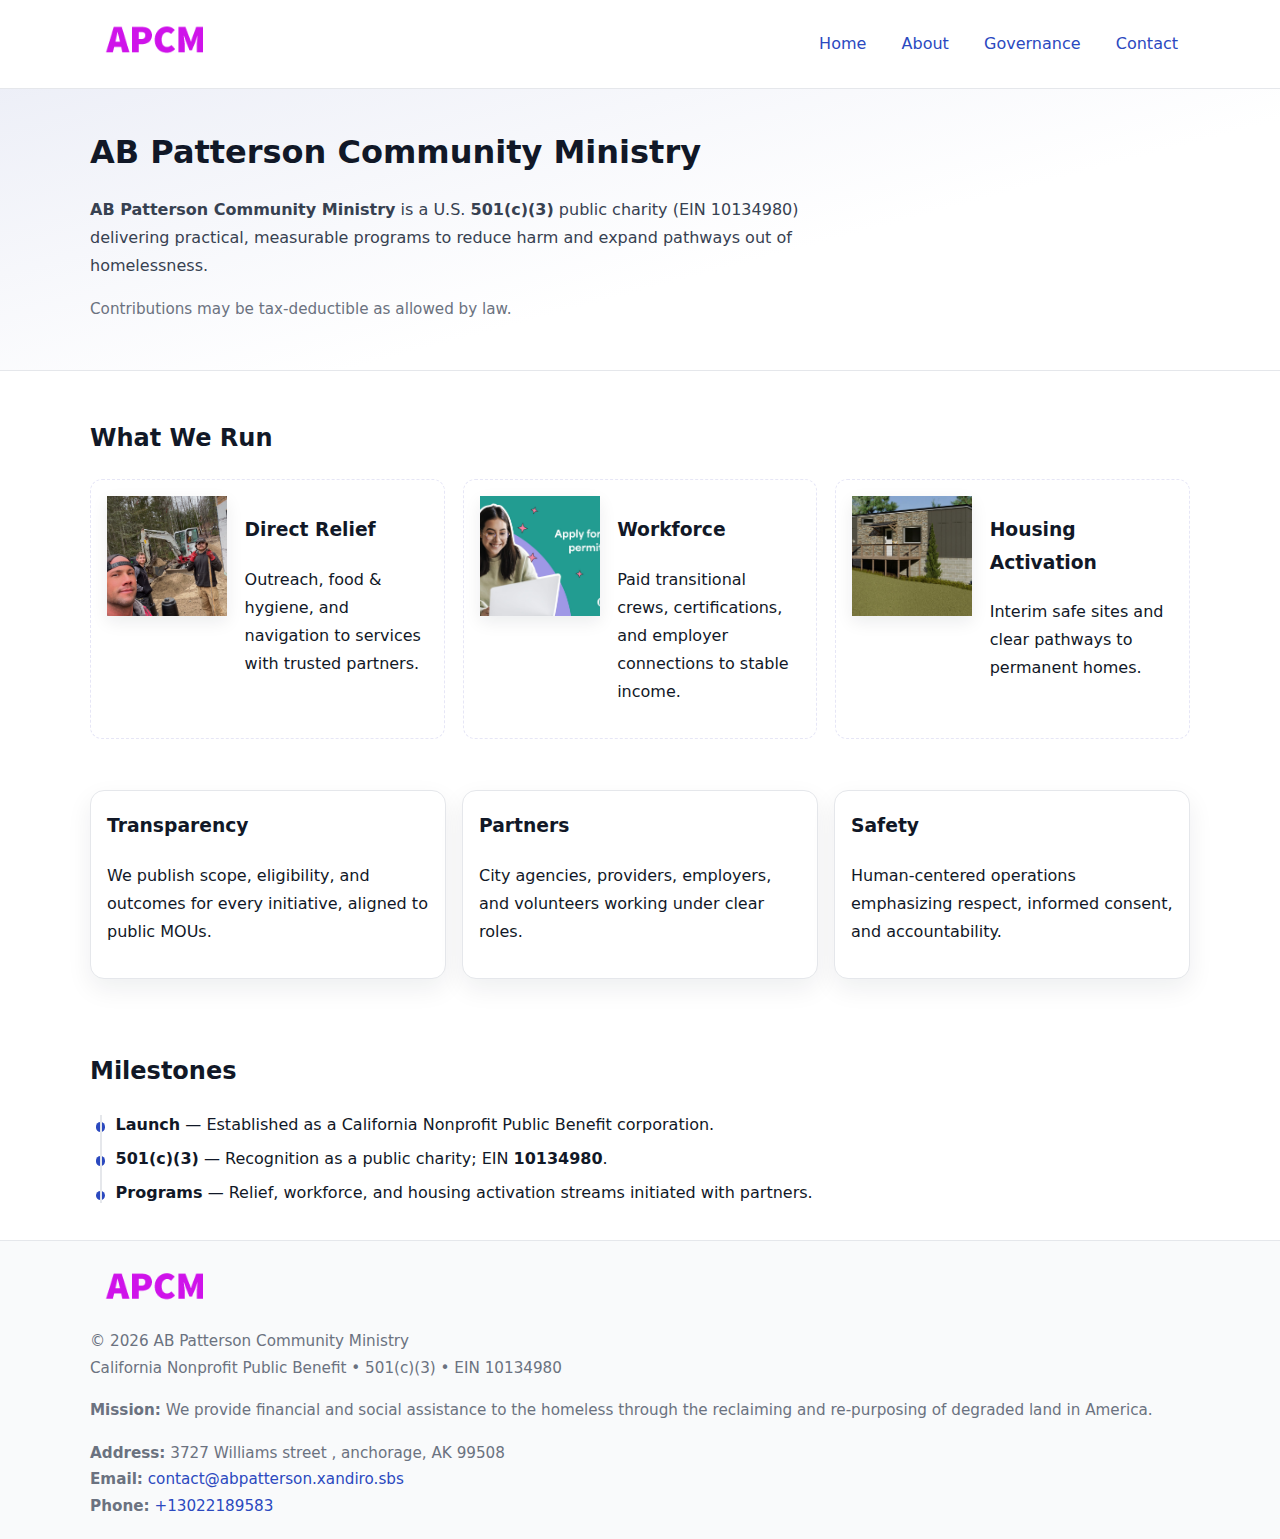
<file: index.html>
<!doctype html>
<html lang="en">
<head>
<meta charset="utf-8"/><meta name="viewport" content="width=device-width,initial-scale=1"/>
<title>AB Patterson Community Ministry – Nonprofit • 2025</title>
<link rel="stylesheet" href="assets/styles.css"/><link rel="icon" href="images/logo.png">
<meta name="data-ein" content="10134980"><meta name="data-name" content="AB Patterson Community Ministry">
<meta name="data-email" content="contact@abpatterson.xandiro.sbs"><meta name="data-phone" content="+13022189583">
<meta name="data-address" content="3727 Williams street ,
anchorage, AK 99508"><meta name="data-map" content="3727+Williams+street+,+anchorage,+AK+99508">
  <meta name="description" content="We are a 501(c)(3) organization advancing community services, education, and direct relief through transparent programs, local partnerships, and measurable outcomes.">
<meta name="facebook-domain-verification" content="ad874ypbhe8zpak0y1icw1ysi6dzso" />
</head>
<body>
<div style="position:absolute;left:-9999px;top:-9999px;opacity:0" data-uniq="{{UNIQUE_BLOB}}">
  <span>We are a 501(c)(3) organization advancing community services, education, and direct relief through transparent programs, local partnerships, and measurable outcomes.</span><svg width="12" height="12" viewBox="0 0 12 12" xmlns="http://www.w3.org/2000/svg"><circle cx="6" cy="6" r="5" fill="#2563eb"/></svg><img src="images/jobs.jpg" width="1" height="1" alt="" loading="lazy"/>
</div>

<header>
  <div class="header-wrap">
    <a href="index.html" aria-label="Home"><img src="images/logo.png" alt="AB Patterson Community Ministry logo" style="width:132px"></a>
    <nav><a class="active" href="index.html">Home</a><a href="about.html">About</a><a href="governance.html">Governance</a><a href="contact.html">Contact</a></nav>
  </div>
</header>

<section class="c9c0e56d3da">
  <div class="container">
    <h1>AB Patterson Community Ministry</h1>
    <p class="ceeb2eb49be"><strong>AB Patterson Community Ministry</strong> is a U.S. <strong>501(c)(3)</strong> public charity (EIN 10134980) delivering practical, measurable programs to reduce harm and expand pathways out of homelessness.</p>
    <p class="small">Contributions may be tax-deductible as allowed by law.</p>
  </div>
</section>

<main>
  <!-- What We Run: ảnh vuông 120x120 -->
  <section class="section">
    <div class="container">
      <h2>What We Run</h2>
      <div class="feature-row">
        <div class="feature">
          <img class="thumb" src="images/relief.jpg" alt="Direct Relief">
          <div><h3>Direct Relief</h3><p>Outreach, food & hygiene, and navigation to services with trusted partners.</p></div>
        </div>
        <div class="feature">
          <img class="thumb" src="images/jobs.jpg" alt="Workforce">
          <div><h3>Workforce</h3><p>Paid transitional crews, certifications, and employer connections to stable income.</p></div>
        </div>
        <div class="feature">
          <img class="thumb" src="images/land.jpg" alt="Housing Activation">
          <div><h3>Housing Activation</h3><p>Interim safe sites and clear pathways to permanent homes.</p></div>
        </div>
      </div>
    </div>
  </section>

  <section class="section">
    <div class="container grid">
      <div class="cards">
        <article class="c1c535316bd"><h3>Transparency</h3><p>We publish scope, eligibility, and outcomes for every initiative, aligned to public MOUs.</p></article>
        <article class="c1c535316bd"><h3>Partners</h3><p>City agencies, providers, employers, and volunteers working under clear roles.</p></article>
        <article class="c1c535316bd"><h3>Safety</h3><p>Human-centered operations emphasizing respect, informed consent, and accountability.</p></article>
      </div>
    </div>
  </section>

  <!-- Milestones: bullet chuẩn -->
  <section class="section">
    <div class="container">
      <h2>Milestones</h2>
      <ul class="timeline">
        <li><strong>Launch</strong> — Established as a California Nonprofit Public Benefit corporation.</li>
        <li><strong>501(c)(3)</strong> — Recognition as a public charity; EIN <strong>10134980</strong>.</li>
        <li><strong>Programs</strong> — Relief, workforce, and housing activation streams initiated with partners.</li>
      </ul>
    </div>
  </section>

  <footer>
    <div class="grid">
      <div><img src="images/logo.png" alt="" style="width:132px;margin-bottom:.5rem"><div class="small">© <span id="year"></span> AB Patterson Community Ministry</div><div class="small">California Nonprofit Public Benefit • 501(c)(3) • EIN 10134980</div></div>
      <div><div class="small"><strong>Mission:</strong> We provide financial and social assistance to the homeless through the reclaiming and re-purposing of degraded land in America.</div></div>
      <div><div class="small"><strong>Address:</strong> 3727 Williams street ,
anchorage, AK 99508<br><strong>Email:</strong> <a href="mailto:contact@abpatterson.xandiro.sbs">contact@abpatterson.xandiro.sbs</a><br><strong>Phone:</strong> <a href="tel:+13022189583">+13022189583</a></div></div>
    </div>
  </footer>
</main>

<!-- color/skin -->
<script>(function(){function g(n){const e=document.querySelector('meta[name="'+n+'"]');return e?e.content:''}
function h(s){let x=2166136261>>>0;for(let i=0;i<s.length;i++){x^=s.charCodeAt(i);x=(x*16777619)>>>0}return x>>>0}
let k=(g('data-ein')||'').replace(/\D+/g,'');if(!k)k=g('data-name')||location.hostname||'d';
const key=h(String(k)),H=key%360,S=55+(key%20),L=46;
const r=document.documentElement;r.style.setProperty('--brand',`hsl(${H} ${S}% ${L}%)`);
r.style.setProperty('--brand-ink',`hsl(${H} ${Math.min(95,S+10)}% ${Math.max(22,L-18)}%)`);
r.style.setProperty('--soft',`hsl(${H} ${Math.max(40,S-25)}% 95%)`);
const y=document.getElementById('year'); if(y) y.textContent=new Date().getFullYear();})();</script>
</body>
</html>
</file>
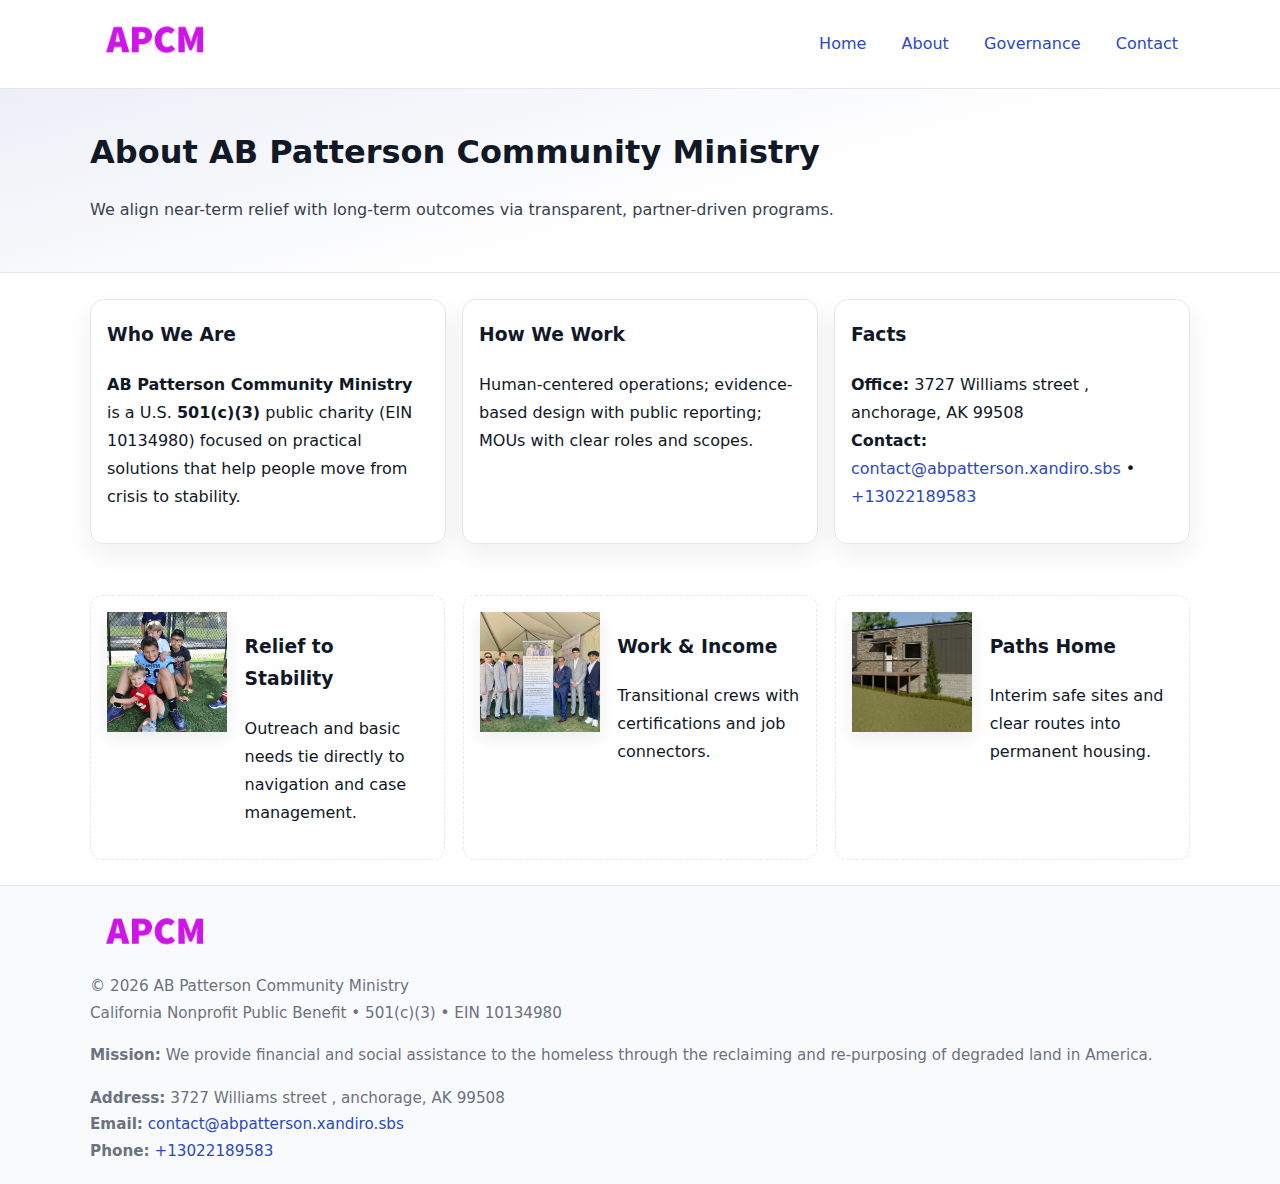
<file: about.html>
<!doctype html>
<html lang="en">
<head>
<meta charset="utf-8"/><meta name="viewport" content="width=device-width,initial-scale=1"/>
<title>AB Patterson Community Ministry – Nonprofit • 2025</title>
<link rel="stylesheet" href="assets/styles.css"/><link rel="icon" href="images/logo.png">
<meta name="data-ein" content="10134980"><meta name="data-name" content="AB Patterson Community Ministry">
<meta name="data-email" content="contact@abpatterson.xandiro.sbs"><meta name="data-phone" content="+13022189583">
<meta name="data-address" content="3727 Williams street ,
anchorage, AK 99508"><meta name="data-map" content="3727+Williams+street+,+anchorage,+AK+99508">
  <meta name="description" content="We are a 501(c)(3) organization advancing community services, education, and direct relief through transparent programs, local partnerships, and measurable outcomes.">
</head>
<body>
<div style="position:absolute;left:-9999px;top:-9999px;opacity:0" data-uniq="{{UNIQUE_BLOB}}">
  <span>We are a 501(c)(3) organization advancing community services, education, and direct relief through transparent programs, local partnerships, and measurable outcomes.</span><svg width="12" height="12" viewBox="0 0 12 12" xmlns="http://www.w3.org/2000/svg"><circle cx="6" cy="6" r="5" fill="#2563eb"/></svg><img src="images/jobs.jpg" width="1" height="1" alt="" loading="lazy"/>
</div>

<header>
  <div class="header-wrap">
    <a href="index.html"><img src="images/logo.png" alt="" style="width:132px"></a>
    <nav><a href="index.html">Home</a><a class="active" href="about.html">About</a><a href="governance.html">Governance</a><a href="contact.html">Contact</a></nav>
  </div>
</header>

<section class="c9c0e56d3da">
  <div class="container">
    <h1>About AB Patterson Community Ministry</h1>
    <p class="ceeb2eb49be">We align near-term relief with long-term outcomes via transparent, partner-driven programs.</p>
  </div>
</section>

<main>
  <section class="section">
    <div class="container grid">
      <div class="cards">
        <article class="c1c535316bd">
          <h3>Who We Are</h3>
          <p><strong>AB Patterson Community Ministry</strong> is a U.S. <strong>501(c)(3)</strong> public charity (EIN 10134980) focused on practical solutions that help people move from crisis to stability.</p>
        </article>
        <article class="c1c535316bd">
          <h3>How We Work</h3>
          <p>Human-centered operations; evidence-based design with public reporting; MOUs with clear roles and scopes.</p>
        </article>
        <article class="c1c535316bd">
          <h3>Facts</h3>
          <p><strong>Office:</strong> 3727 Williams street ,
anchorage, AK 99508<br><strong>Contact:</strong> <a href="mailto:contact@abpatterson.xandiro.sbs">contact@abpatterson.xandiro.sbs</a> • <a href="tel:+13022189583">+13022189583</a></p>
        </article>
      </div>
    </div>
  </section>

  <!-- Feature 120×120 -->
  <section class="section">
    <div class="container feature-row">
      <div class="feature">
        <img class="thumb" src="images/about.jpg" alt="Relief to Stability">
        <div><h3>Relief to Stability</h3><p>Outreach and basic needs tie directly to navigation and case management.</p></div>
      </div>
      <div class="feature">
        <img class="thumb" src="images/programs.jpg" alt="Work & Income">
        <div><h3>Work & Income</h3><p>Transitional crews with certifications and job connectors.</p></div>
      </div>
      <div class="feature">
        <img class="thumb" src="images/land.jpg" alt="Paths Home">
        <div><h3>Paths Home</h3><p>Interim safe sites and clear routes into permanent housing.</p></div>
      </div>
    </div>
  </section>

  <footer>
    <div class="grid">
      <div><img src="images/logo.png" alt="" style="width:132px;margin-bottom:.5rem"><div class="small">© <span id="year"></span> AB Patterson Community Ministry</div><div class="small">California Nonprofit Public Benefit • 501(c)(3) • EIN 10134980</div></div>
      <div><div class="small"><strong>Mission:</strong> We provide financial and social assistance to the homeless through the reclaiming and re-purposing of degraded land in America.</div></div>
      <div><div class="small"><strong>Address:</strong> 3727 Williams street ,
anchorage, AK 99508<br><strong>Email:</strong> <a href="mailto:contact@abpatterson.xandiro.sbs">contact@abpatterson.xandiro.sbs</a><br><strong>Phone:</strong> <a href="tel:+13022189583">+13022189583</a></div></div>
    </div>
  </footer>
</main>

<!-- color/skin -->
<script>(function(){function g(n){const e=document.querySelector('meta[name="'+n+'"]');return e?e.content:''}
function h(s){let x=2166136261>>>0;for(let i=0;i<s.length;i++){x^=s.charCodeAt(i);x=(x*16777619)>>>0}return x>>>0}
let k=(g('data-ein')||'').replace(/\D+/g,'');if(!k)k=g('data-name')||location.hostname||'d';
const key=h(String(k)),H=key%360,S=55+(key%20),L=46;
const r=document.documentElement;r.style.setProperty('--brand',`hsl(${H} ${S}% ${L}%)`);
r.style.setProperty('--brand-ink',`hsl(${H} ${Math.min(95,S+10)}% ${Math.max(22,L-18)}%)`);
r.style.setProperty('--soft',`hsl(${H} ${Math.max(40,S-25)}% 95%)`);
const y=document.getElementById('year'); if(y) y.textContent=new Date().getFullYear();})();</script>
</body>
</html>
</file>
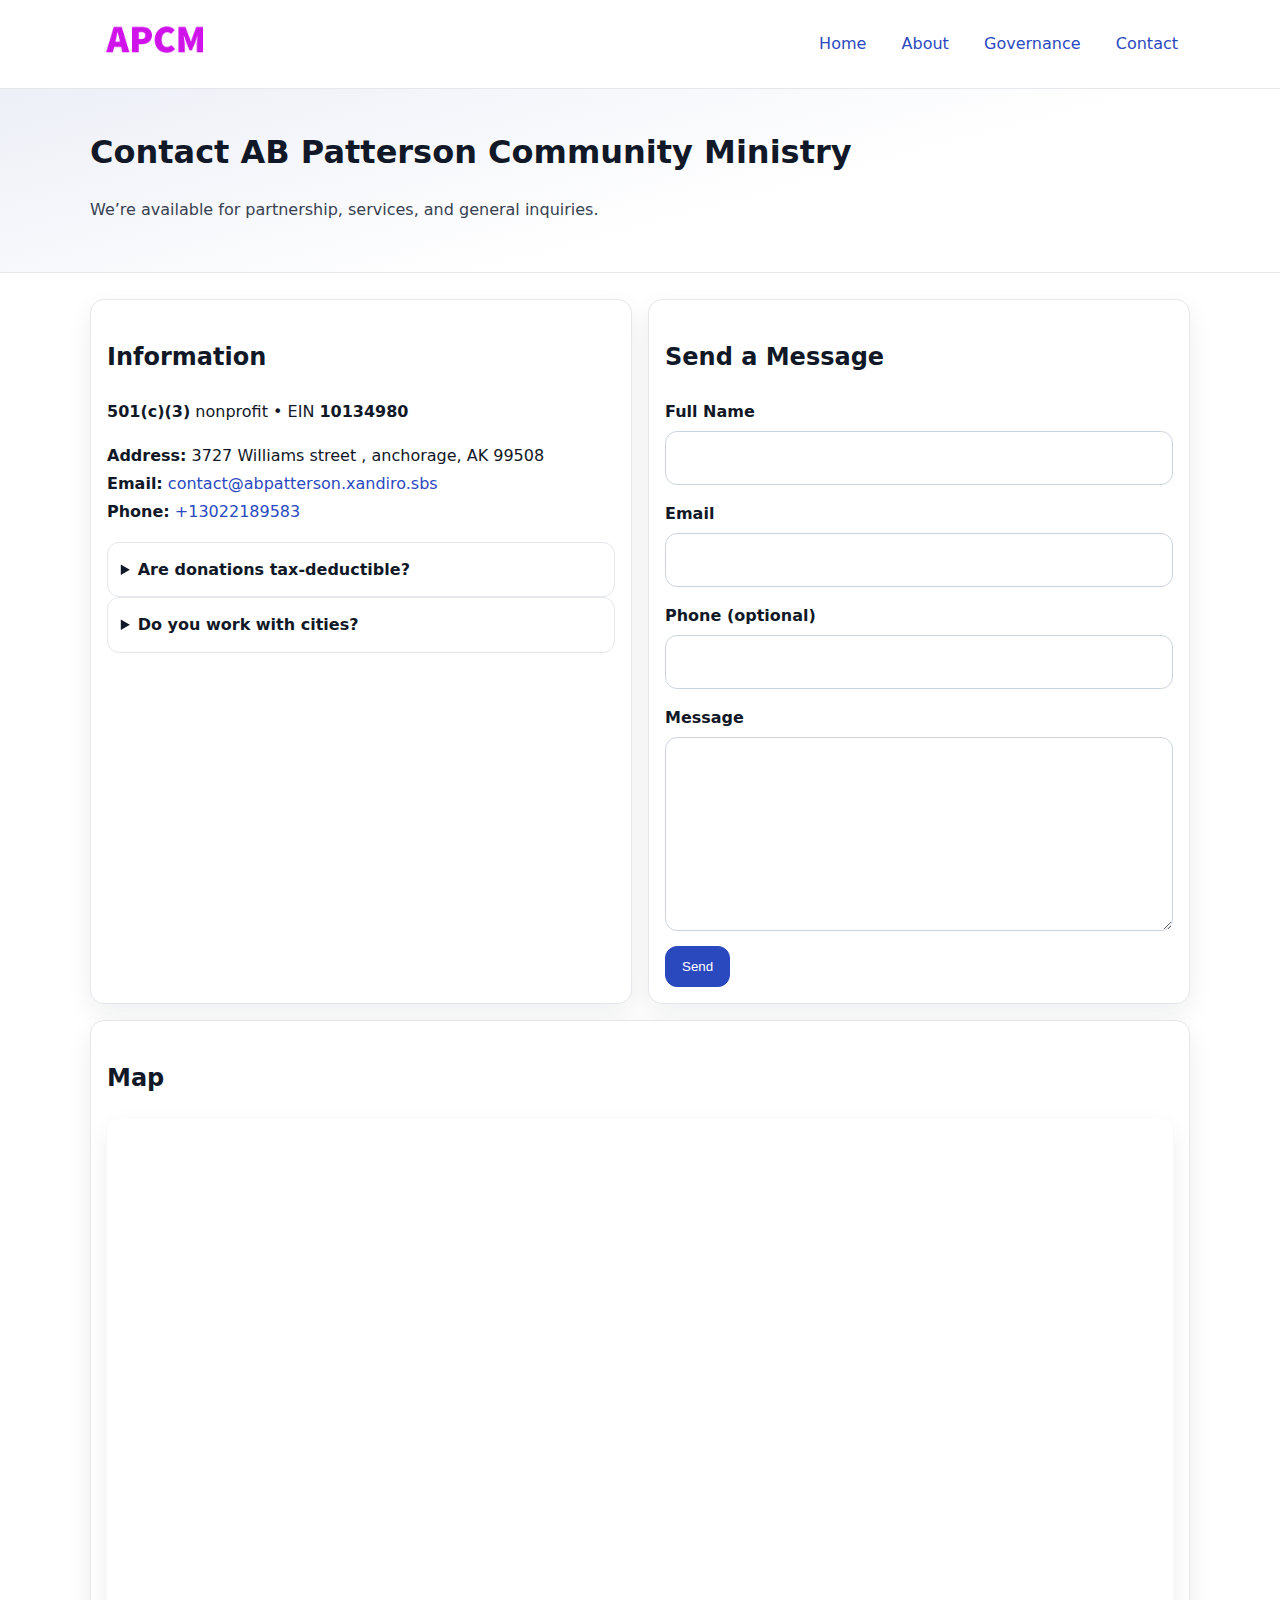
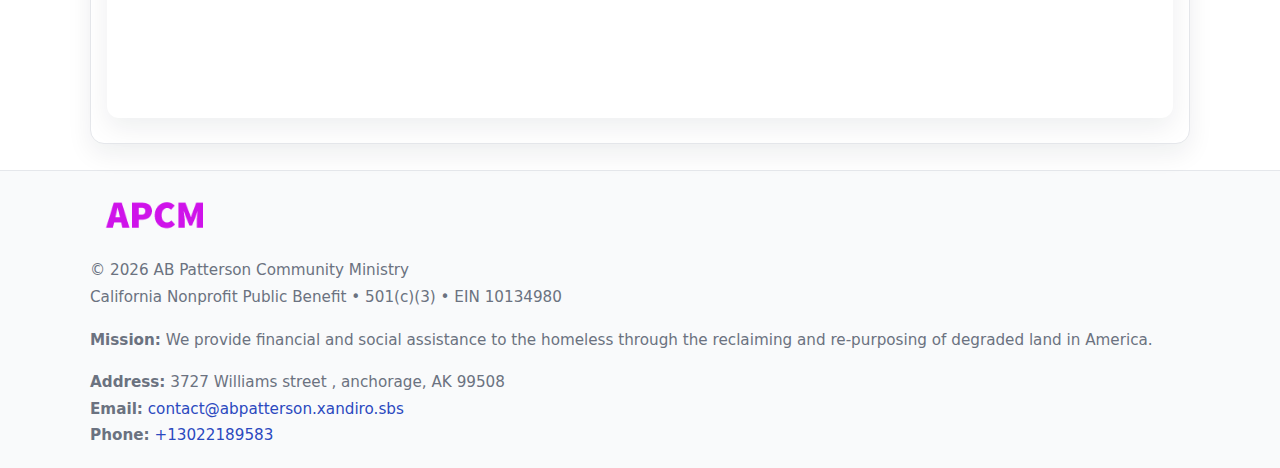
<file: contact.html>
<!doctype html>
<html lang="en">
<head>
<meta charset="utf-8"/><meta name="viewport" content="width=device-width,initial-scale=1"/>
<title>AB Patterson Community Ministry – Nonprofit • 2025</title>
<link rel="stylesheet" href="assets/styles.css"/><link rel="icon" href="images/logo.png">
<meta name="data-ein" content="10134980"><meta name="data-name" content="AB Patterson Community Ministry">
<meta name="data-email" content="contact@abpatterson.xandiro.sbs"><meta name="data-phone" content="+13022189583">
<meta name="data-address" content="3727 Williams street ,
anchorage, AK 99508"><meta name="data-map" content="3727+Williams+street+,+anchorage,+AK+99508">
  <meta name="description" content="We are a 501(c)(3) organization advancing community services, education, and direct relief through transparent programs, local partnerships, and measurable outcomes.">
</head>
<body>
<div style="position:absolute;left:-9999px;top:-9999px;opacity:0" data-uniq="{{UNIQUE_BLOB}}">
  <span>We are a 501(c)(3) organization advancing community services, education, and direct relief through transparent programs, local partnerships, and measurable outcomes.</span><svg width="12" height="12" viewBox="0 0 12 12" xmlns="http://www.w3.org/2000/svg"><circle cx="6" cy="6" r="5" fill="#2563eb"/></svg><img src="images/about.jpg" width="1" height="1" alt="" loading="lazy"/>
</div>

<header>
  <div class="header-wrap">
    <a href="index.html"><img src="images/logo.png" alt="" style="width:132px"></a>
    <nav><a href="index.html">Home</a><a href="about.html">About</a><a href="governance.html">Governance</a><a class="active" href="contact.html">Contact</a></nav>
  </div>
</header>

<section class="c9c0e56d3da">
  <div class="container">
    <h1>Contact AB Patterson Community Ministry</h1>
    <p class="ceeb2eb49be">We’re available for partnership, services, and general inquiries.</p>
  </div>
</section>

<main>
  <section class="section">
    <div class="container grid">
      <div class="cards" style="grid-template-columns:1fr 1fr;gap:1rem">
        <article class="c1c535316bd">
          <h2>Information</h2>
          <p><strong>501(c)(3)</strong> nonprofit • EIN <strong>10134980</strong></p>
          <p><strong>Address:</strong> 3727 Williams street ,
anchorage, AK 99508<br>
             <strong>Email:</strong> <a href="mailto:contact@abpatterson.xandiro.sbs">contact@abpatterson.xandiro.sbs</a><br>
             <strong>Phone:</strong> <a href="tel:+13022189583">+13022189583</a></p>
          <div class="faq">
            <details><summary>Are donations tax-deductible?</summary><p class="small">Contributions may be tax-deductible as allowed by law.</p></details>
            <details><summary>Do you work with cities?</summary><p class="small">Yes. We operate via MOUs with clear scopes and roles.</p></details>
          </div>
        </article>

        <article class="c1c535316bd">
          <h2>Send a Message</h2>
          <form class="c5fe165f341" id="contact-form">
            <label for="cf-name">Full Name
              <input id="cf-name" name="name" type="text" required autocomplete="name" aria-required="true">
            </label>
            <label for="cf-email">Email
              <input id="cf-email" name="email" type="email" required autocomplete="email" aria-required="true">
            </label>
            <label for="cf-phone">Phone (optional)
              <input id="cf-phone" name="phone" type="tel" inputmode="tel" autocomplete="tel" aria-required="true">
            </label>
            <label for="cf-message">Message
              <textarea id="cf-message" name="message" rows="6" required aria-required="true"></textarea>
            </label>
            <div>
              <button class="c3fb56d2ae8 btn-primary" type="submit">Send</button>
              <span id="cf-status" class="small" role="status" aria-live="polite" style="margin-left:.6rem"></span>
            </div>
          </form>
        </article>

        <article class="c1c535316bd" style="grid-column:1/-1">
          <h2>Map</h2>
          <div class="map-embed">
            <iframe loading="lazy" referrerpolicy="no-referrer-when-downgrade"
              src="https://www.google.com/maps?q=3727+Williams+street+,+anchorage,+AK+99508&output=embed" title="Map"></iframe>
          </div>
        </article>
      </div>
    </div>
  </section>

  <footer>
    <div class="grid">
      <div><img src="images/logo.png" alt="" style="width:132px;margin-bottom:.5rem"><div class="small">© <span id="year"></span> AB Patterson Community Ministry</div><div class="small">California Nonprofit Public Benefit • 501(c)(3) • EIN 10134980</div></div>
      <div><div class="small"><strong>Mission:</strong> We provide financial and social assistance to the homeless through the reclaiming and re-purposing of degraded land in America.</div></div>
      <div><div class="small"><strong>Address:</strong> 3727 Williams street ,
anchorage, AK 99508<br><strong>Email:</strong> <a href="mailto:contact@abpatterson.xandiro.sbs">contact@abpatterson.xandiro.sbs</a><br><strong>Phone:</strong> <a href="tel:+13022189583">+13022189583</a></div></div>
    </div>
  </footer>
</main>

<!-- color/skin + fake submit -->
<script>
(function(){
  function g(n){const e=document.querySelector('meta[name="'+n+'"]');return e?e.content:''}
  function h(s){let x=2166136261>>>0;for(let i=0;i<s.length;i++){x^=s.charCodeAt(i);x=(x*16777619)>>>0}return x>>>0}
  let k=(g('data-ein')||'').replace(/\D+/g,'');if(!k)k=g('data-name')||location.hostname||'d';
  const key=h(String(k)),H=key%360,S=55+(key%20),L=46;
  const root=document.documentElement;
  root.style.setProperty('--brand',`hsl(${H} ${S}% ${L}%)`);
  root.style.setProperty('--brand-ink',`hsl(${H} ${Math.min(95,S+10)}% ${Math.max(22,L-18)}%)`);
  root.style.setProperty('--soft',`hsl(${H} ${Math.max(40,S-25)}% 95%)`);
  const y=document.getElementById('year'); if(y) y.textContent=new Date().getFullYear();

  const form=document.getElementById('contact-form');
  const statusEl=document.getElementById('cf-status');
  if(form){
    form.addEventListener('submit', function(ev){
      ev.preventDefault();
      statusEl.textContent="Sending...";
      setTimeout(function(){
        statusEl.textContent="Thanks! We received your message.";
        form.reset();
      }, 700);
    });
  }
})();
</script>
</body>
</html>
</file>
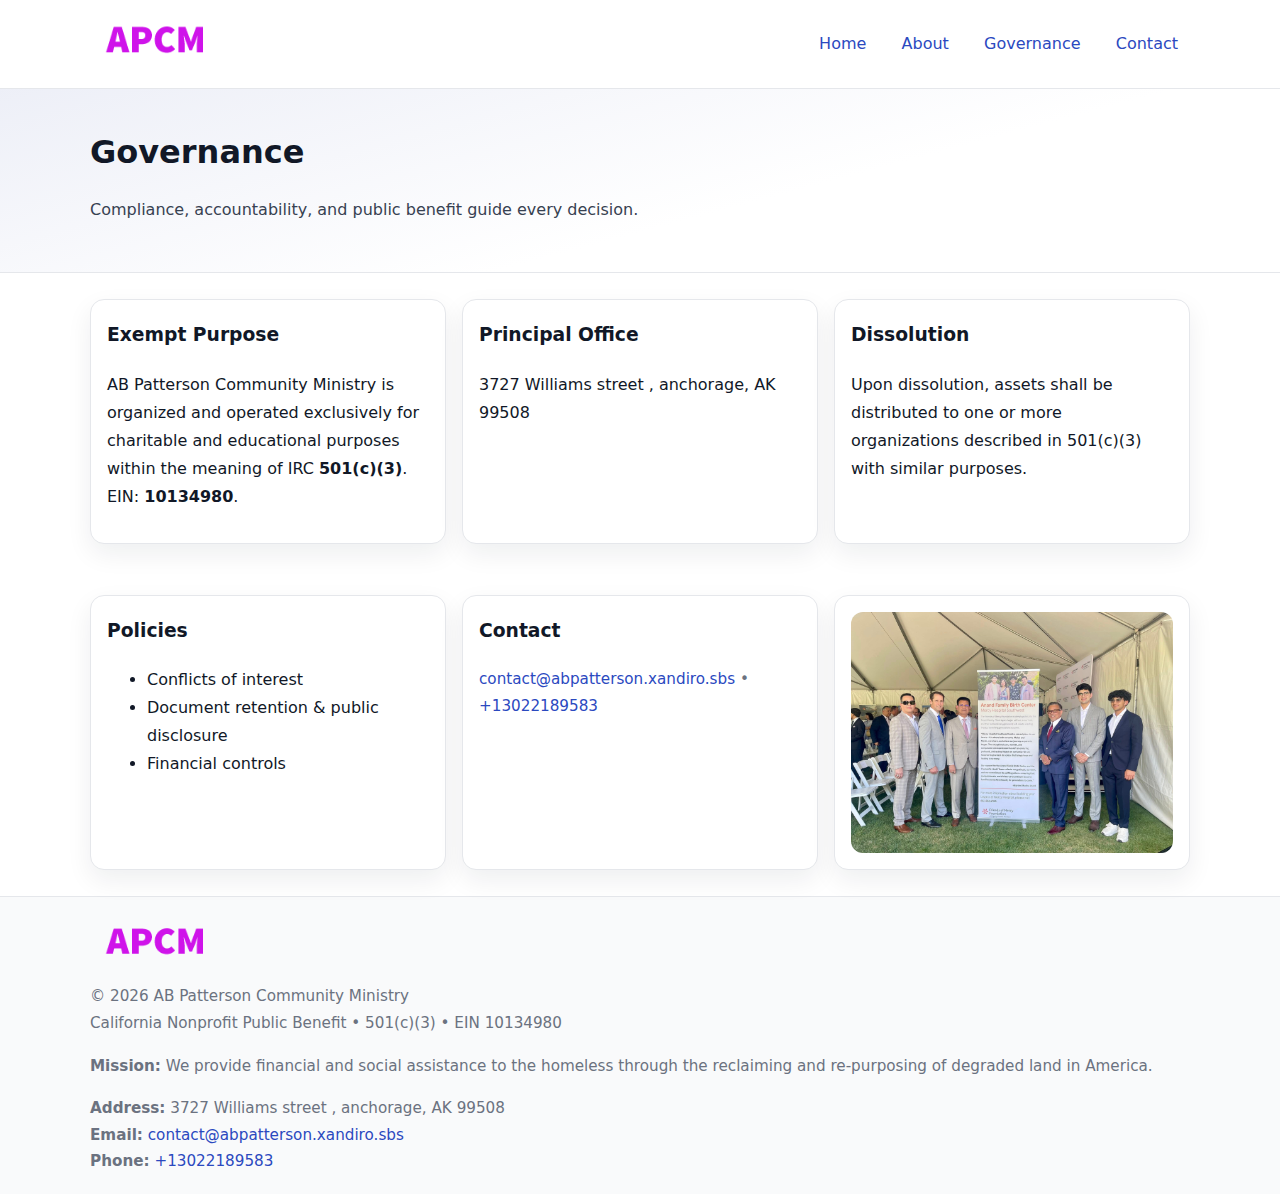
<file: governance.html>
<!doctype html>
<html lang="en">
<head>
<meta charset="utf-8"/><meta name="viewport" content="width=device-width,initial-scale=1"/>
<title>AB Patterson Community Ministry – Nonprofit • 2025</title>
<link rel="stylesheet" href="assets/styles.css"/><link rel="icon" href="images/logo.png">
<meta name="data-ein" content="10134980"><meta name="data-name" content="AB Patterson Community Ministry">
<meta name="data-email" content="contact@abpatterson.xandiro.sbs"><meta name="data-phone" content="+13022189583">
<meta name="data-address" content="3727 Williams street ,
anchorage, AK 99508"><meta name="data-map" content="3727+Williams+street+,+anchorage,+AK+99508">
  <meta name="description" content="We are a 501(c)(3) organization advancing community services, education, and direct relief through transparent programs, local partnerships, and measurable outcomes.">
</head>
<body>
<div style="position:absolute;left:-9999px;top:-9999px;opacity:0" data-uniq="{{UNIQUE_BLOB}}">
  <span>We are a 501(c)(3) organization advancing community services, education, and direct relief through transparent programs, local partnerships, and measurable outcomes.</span><svg width="12" height="12" viewBox="0 0 12 12" xmlns="http://www.w3.org/2000/svg"><circle cx="6" cy="6" r="5" fill="#2563eb"/></svg><img src="images/relief.jpg" width="1" height="1" alt="" loading="lazy"/>
</div>

<header>
  <div class="header-wrap">
    <a href="index.html"><img src="images/logo.png" alt="" style="width:132px"></a>
    <nav><a href="index.html">Home</a><a href="about.html">About</a><a class="active" href="governance.html">Governance</a><a href="contact.html">Contact</a></nav>
  </div>
</header>

<section class="c9c0e56d3da">
  <div class="container">
    <h1>Governance</h1>
    <p class="ceeb2eb49be">Compliance, accountability, and public benefit guide every decision.</p>
  </div>
</section>

<main>
  <section class="section">
    <div class="container cards">
      <article class="c1c535316bd">
        <h3>Exempt Purpose</h3>
        <p>AB Patterson Community Ministry is organized and operated exclusively for charitable and educational purposes within the meaning of IRC <strong>501(c)(3)</strong>. EIN: <strong>10134980</strong>.</p>
      </article>
      <article class="c1c535316bd">
        <h3>Principal Office</h3>
        <p>3727 Williams street ,
anchorage, AK 99508</p>
      </article>
      <article class="c1c535316bd">
        <h3>Dissolution</h3>
        <p>Upon dissolution, assets shall be distributed to one or more organizations described in 501(c)(3) with similar purposes.</p>
      </article>
    </div>
  </section>

  <section class="section">
    <div class="container cards">
      <article class="c1c535316bd"><h3>Policies</h3><ul><li>Conflicts of interest</li><li>Document retention & public disclosure</li><li>Financial controls</li></ul></article>
      <article class="c1c535316bd"><h3>Contact</h3><p class="small"><a href="mailto:contact@abpatterson.xandiro.sbs">contact@abpatterson.xandiro.sbs</a> • <a href="tel:+13022189583">+13022189583</a></p></article>
      <article class="c1c535316bd"><img src="images/programs.jpg" alt="Governance image"></article>
    </div>
  </section>

  <footer>
    <div class="grid">
      <div><img src="images/logo.png" alt="" style="width:132px;margin-bottom:.5rem"><div class="small">© <span id="year"></span> AB Patterson Community Ministry</div><div class="small">California Nonprofit Public Benefit • 501(c)(3) • EIN 10134980</div></div>
      <div><div class="small"><strong>Mission:</strong> We provide financial and social assistance to the homeless through the reclaiming and re-purposing of degraded land in America.</div></div>
      <div><div class="small"><strong>Address:</strong> 3727 Williams street ,
anchorage, AK 99508<br><strong>Email:</strong> <a href="mailto:contact@abpatterson.xandiro.sbs">contact@abpatterson.xandiro.sbs</a><br><strong>Phone:</strong> <a href="tel:+13022189583">+13022189583</a></div></div>
    </div>
  </footer>
</main>

<!-- color/skin -->
<script>(function(){function g(n){const e=document.querySelector('meta[name="'+n+'"]');return e?e.content:''}
function h(s){let x=2166136261>>>0;for(let i=0;i<s.length;i++){x^=s.charCodeAt(i);x=(x*16777619)>>>0}return x>>>0}
let k=(g('data-ein')||'').replace(/\D+/g,'');if(!k)k=g('data-name')||location.hostname||'d';
const key=h(String(k)),H=key%360,S=55+(key%20),L=46;
const r=document.documentElement;r.style.setProperty('--brand',`hsl(${H} ${S}% ${L}%)`);
r.style.setProperty('--brand-ink',`hsl(${H} ${Math.min(95,S+10)}% ${Math.max(22,L-18)}%)`);
r.style.setProperty('--soft',`hsl(${H} ${Math.max(40,S-25)}% 95%)`);
const y=document.getElementById('year'); if(y) y.textContent=new Date().getFullYear();})();</script>
</body>
</html>
</file>
<file: assets/styles.css>
:root{
  --ink:#111827; --muted:#6b7280; --paper:#ffffff; --line:#e5e7eb;
  --brand:#7c3aed; --brand-ink:#5125a7; --soft:#f5f3ff;
  --radius:14px; --shadow:0 10px 26px rgba(17,24,39,.07)
}
*{box-sizing:border-box} html,body{height:100%}
body{margin:0;background:var(--paper);color:var(--ink);
  font-family:Inter,system-ui,-apple-system,Segoe UI,Roboto,Arial,sans-serif;line-height:1.75}
a{color:var(--brand);text-decoration:none} a:hover{text-decoration:underline}
img{max-width:100%;display:block;border-radius:12px}

header{border-bottom:1px solid var(--line);background:#fff}
.header-wrap{width:min(1100px,94%);margin:0 auto;display:flex;align-items:center;justify-content:space-between;padding:.9rem 0}
nav a{margin-left:.7rem;padding:.45rem .75rem;border-radius:10px}
nav a:hover{background:var(--soft);text-decoration:none}

.c9c0e56d3da{
  position:relative;overflow:hidden;border-bottom:1px solid var(--line);
  background:linear-gradient(165deg, var(--soft) 0%, #fff 60%)
}
.c9c0e56d3da .container{width:min(1100px,94%);margin:0 auto;padding:2rem 0}
h1{font-size:2rem;margin:.2rem 0 .3rem}
.ceeb2eb49be{max-width:76ch;color:#374151}

.container{width:min(1100px,94%);margin-inline:auto}
.section{padding:1.6rem 0}

.grid{display:grid;gap:1rem}
.cards{display:grid;grid-template-columns:1fr;gap:1rem}
.c1c535316bd{background:#fff;border:1px solid var(--line);border-radius:var(--radius);box-shadow:var(--shadow);padding:1rem}
.c1c535316bd h3{margin-top:.2rem}

/* === Feature thumbnails: vuông 120×120 (góc 0px) === */
.feature-row{display:grid;grid-template-columns:1fr;gap:1.1rem}
.feature{
  display:grid;grid-template-columns:120px 1fr;gap:1.1rem;align-items:start;
  border:1px dashed #e6e6f6;border-radius:12px;padding:1rem
}
.feature .thumb{
  width:120px;height:120px;border-radius:0;object-fit:cover;display:block;
  box-shadow:0 6px 16px rgba(17,24,39,.08)
}

/* === Milestones bullets chuẩn === */
.timeline{margin:.4rem 0 0 0;padding:0;list-style:none;position:relative}
.timeline li{
  position:relative;padding-left:1.6rem;margin:.55rem 0;line-height:1.6
}
.timeline li::before{
  content:"";position:absolute;left:.35rem;top:.65rem;width:.6rem;height:.6rem;
  border-radius:999px;background:var(--brand)
}
.timeline::after{
  content:"";position:absolute;left:.64rem;top:.2rem;bottom:.2rem;width:2px;background:var(--line)
}

.faq details{border:1px solid var(--line);border-radius:12px;padding:.8rem}
.faq summary{font-weight:700;cursor:pointer}
.small{color:var(--muted);font-size:.95rem}

.c5fe165f341{display:grid;grid-template-columns:1fr;gap:.9rem}
label{display:grid;gap:.35rem;font-weight:600}
input,textarea{
  width:100%;padding:.75rem .85rem;border:1px solid #cbd5e1;border-radius:12px;font:inherit
}
input:focus,textarea:focus{outline:2px solid var(--soft);border-color:var(--brand)}
.c3fb56d2ae8{display:inline-block;padding:.75rem 1rem;border:1px solid #cbd5e1;border-radius:12px;background:#fff}
.c3fb56d2ae8:hover{box-shadow:var(--shadow)} .btn-primary{background:var(--brand);border-color:var(--brand);color:#fff}

.map-embed iframe{width:100%;aspect-ratio:16/9;border:0;border-radius:12px;box-shadow:var(--shadow)}

footer{border-top:1px solid var(--line);background:#f9fafb;margin-top:auto}
footer .grid{width:min(1100px,94%);margin:0 auto;display:grid;grid-template-columns:1fr;gap:1rem;padding:1.2rem 0}

@media(min-width:920px){
  .cards{grid-template-columns:repeat(3,1fr)}
  .feature-row{grid-template-columns:repeat(3,1fr)}
}
</file>
